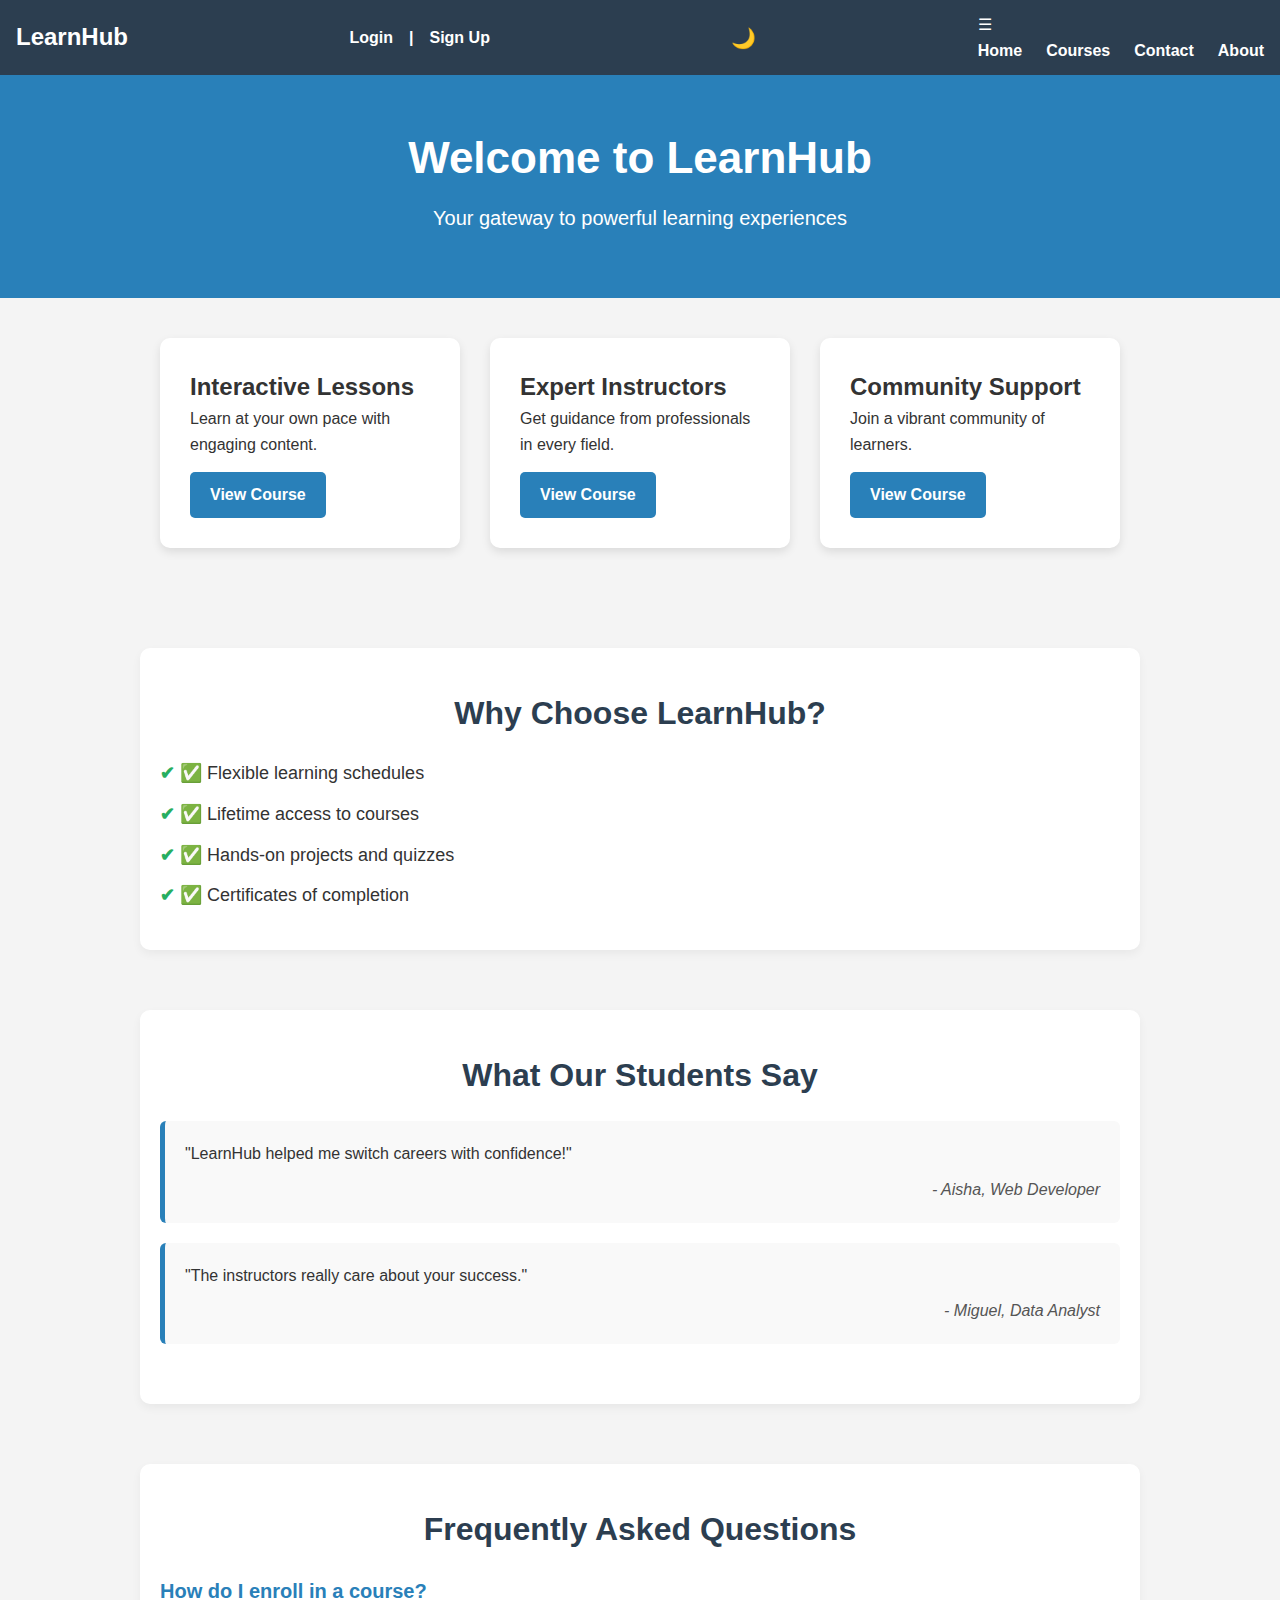
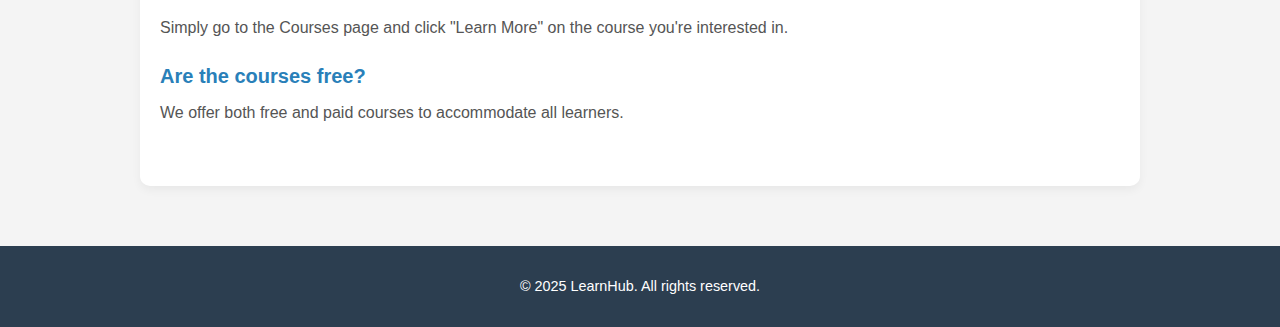
<file: index.html>
<!DOCTYPE html>
<html lang="en">
<head>
  <meta charset="UTF-8" />
  <meta name="viewport" content="width=device-width, initial-scale=1.0" />
  <title>LearnHub</title>
  <link rel="stylesheet" href="style.css">
</head>
<body>
  <header>
    <div class="logo">LearnHub</div>
<div class="auth-links">
  <a href="#" id="login-btn">Login</a> |
  <a href="#" id="signup-btn">Sign Up</a>
</div>


       <button id="theme-toggle">🌙</button>   
    <nav>
      <div class="menu-toggle" id="menu-toggle">&#9776;</div>
      <ul id="nav-links">
        <li><a href="index.html" class="active">Home</a></li>
        <li><a href="courses.html">Courses</a></li>
        <li><a href="contact.html">Contact</a></li>
        <li><a href="about.html">About</a></li>
      </ul>
    </nav>
  </header>

  <section class="hero animate-fade">
    <h1>Welcome to LearnHub</h1>
    <p>Your gateway to powerful learning experiences</p>
  </section>

  <section class="cards">
    <div class="card hidden">
      <i class="fas fa-chalkboard-teacher icon"></i>
      <h2>Interactive Lessons</h2>
      <p>Learn at your own pace with engaging content.</p>
      <a href="course1.html" class="btn">View Course</a>
    </div>
    <div class="card hidden">
      <i class="fas fa-user-graduate icon"></i>
      <h2>Expert Instructors</h2>
      <p>Get guidance from professionals in every field.</p>
      <a href="course2.html" class="btn">View Course</a>
    </div>
    <div class="card hidden">
      <i class="fas fa-users icon"></i>
      <h2>Community Support</h2>
      <p>Join a vibrant community of learners.</p>
      <a href="course3.html" class="btn">View Course</a>
    </div>
  </section>

  <!-- NEW: Features Section -->
  <section class="features">
    <h2>Why Choose LearnHub?</h2>
    <ul>
      <li>✅ Flexible learning schedules</li>
      <li>✅ Lifetime access to courses</li>
      <li>✅ Hands-on projects and quizzes</li>
      <li>✅ Certificates of completion</li>
    </ul>
  </section>

  <!-- NEW: Testimonials Section -->
  <section class="testimonials">
    <h2>What Our Students Say</h2>
    <div class="testimonial">
      <p>"LearnHub helped me switch careers with confidence!"</p>
      <cite>- Aisha, Web Developer</cite>
    </div>
    <div class="testimonial">
      <p>"The instructors really care about your success."</p>
      <cite>- Miguel, Data Analyst</cite>
    </div>
  </section>

  <!-- NEW: FAQ Section -->
   <section class="faq">
    <h2>Frequently Asked Questions</h2>
    <div class="faq-item">
      <h3>How do I enroll in a course?</h3>
      <p>Simply go to the Courses page and click "Learn More" on the course you're interested in.</p>
    </div>
    <div class="faq-item">
      <h3>Are the courses free?</h3>
      <p>We offer both free and paid courses to accommodate all learners.</p>
    </div>
  </section>

  <footer>
    <p>&copy; 2025 LearnHub. All rights reserved.</p>
  </footer>

  <script src="script.js"></script>

  <button id="back-to-top" title="Back to Top">↑</button>



</body>
</html>
</file>
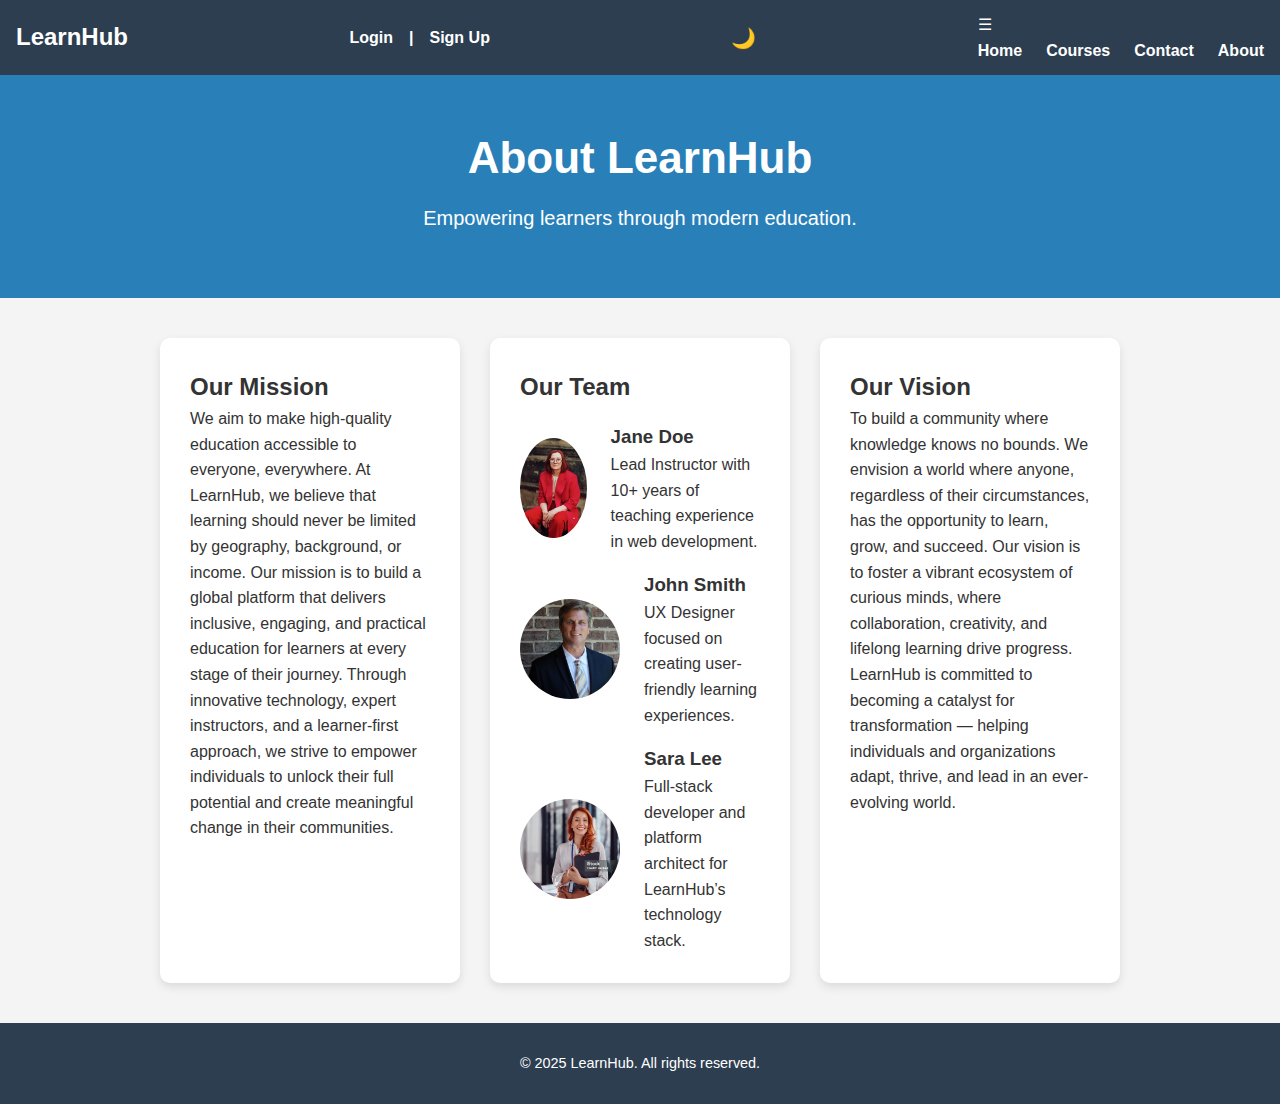
<file: about.html>
<!DOCTYPE html>
<html lang="en">
<head>
  <meta charset="UTF-8" />
  <meta name="viewport" content="width=device-width, initial-scale=1.0" />
  <title>About Us | LearnHub</title>
  <link rel="stylesheet" href="style.css">
</head>
<body>
  <header>
     <div class="logo">LearnHub</div>
<div class="auth-links">
  <a href="#" id="login-btn">Login</a> |
  <a href="#" id="signup-btn">Sign Up</a>
</div>

    <button id="theme-toggle" aria-label="Toggle Theme">🌙</button>  
    <nav>
      <div class="menu-toggle" id="menu-toggle" aria-label="Toggle Navigation">&#9776;</div>
      <ul id="nav-links">
        <li><a href="index.html">Home</a></li>
        <li><a href="courses.html">Courses</a></li>
        <li><a href="contact.html">Contact</a></li>
        <li><a href="about.html" class="active">About</a></li>
      </ul>
    </nav>
  </header>

  <main>
    <section class="hero animate-fade">
      <h1>About LearnHub</h1>
      <p>Empowering learners through modern education.</p>
    </section>

    <section class="cards animate-fade">
      <div class="card hidden">
        <h2>Our Mission</h2>
        <p>We aim to make high-quality education accessible to everyone, everywhere.
At LearnHub, we believe that learning should never be limited by geography, background, or income. Our mission is to build a global platform that delivers inclusive, engaging, and practical education for learners at every stage of their journey.
Through innovative technology, expert instructors, and a learner-first approach, we strive to empower individuals to unlock their full potential and create meaningful change in their communities.</p>
      </div>

      <div class="card hidden">
        <h2>Our Team</h2>
        <div class="spotlight-card">
          <img src="instructors1.jpg" alt="Jane Doe - Lead Instructor">
          <div>
            <h3>Jane Doe</h3>
            <p>Lead Instructor with 10+ years of teaching experience in web development.</p>
          </div>
        </div>
        <div class="spotlight-card">
          <img src="instructors2.jpg" alt="John Smith - UX Designer">
          <div>
            <h3>John Smith</h3>
            <p>UX Designer focused on creating user-friendly learning experiences.</p>
          </div>
        </div>
        <div class="spotlight-card">
          <img src="instructors3.jpg" alt="Sara Lee - Full-Stack Developer">
          <div>
            <h3>Sara Lee</h3>
            <p>Full-stack developer and platform architect for LearnHub’s technology stack.</p>
          </div>
        </div>
      </div>

      <div class="card hidden">
        <h2>Our Vision</h2>
        <p>To build a community where knowledge knows no bounds.
We envision a world where anyone, regardless of their circumstances, has the opportunity to learn, grow, and succeed. Our vision is to foster a vibrant ecosystem of curious minds, where collaboration, creativity, and lifelong learning drive progress.
LearnHub is committed to becoming a catalyst for transformation — helping individuals and organizations adapt, thrive, and lead in an ever-evolving world.</p>
      </div>
    </section>
  </main>

  <footer>
    <p>&copy; 2025 LearnHub. All rights reserved.</p>
  </footer>

  <button id="back-to-top" title="Back to Top">↑</button>
  <script src="script.js"></script>
</body>
</html>
</file>
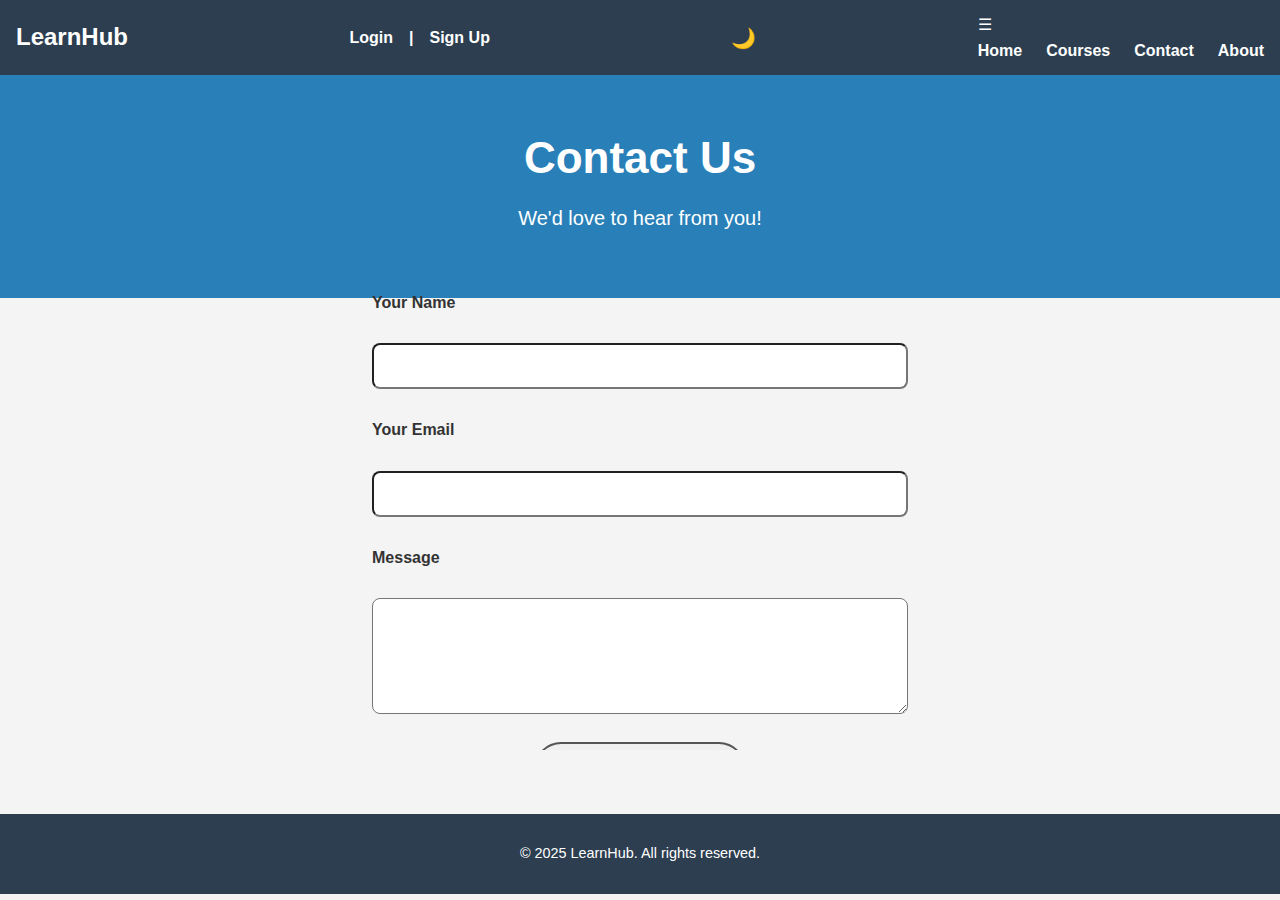
<file: contact.html>
<!DOCTYPE html>
<html lang="en">
<head>
  <meta charset="UTF-8" />
  <meta name="viewport" content="width=device-width, initial-scale=1.0" />
  <title>Contact Us | LearnHub</title>
  <link rel="stylesheet" href="style.css"/>
</head>
<body>
  <header>
     <div class="logo">LearnHub</div>
<div class="auth-links">
  <a href="#" id="login-btn">Login</a> |
  <a href="#" id="signup-btn">Sign Up</a>
</div>


       <button id="theme-toggle">🌙</button>
    <nav>
      <div class="menu-toggle" id="menu-toggle">&#9776;</div>
      <ul id="nav-links">
        <li><a href="index.html">Home</a></li>
        <li><a href="courses.html">Courses</a></li>
        <li><a href="contact.html" class="active">Contact</a></li>
        <li><a href="about.html">About</a></li>
      </ul>
    </nav>
  </header>

  <section class="hero animate-fade">
    <h1>Contact Us</h1>
    <p>We'd love to hear from you!</p>
  </section>

  <section class="contact-section" tabindex="0">
    <form class="contact-form" onsubmit="handleSubmit(event)" novalidate>
      <label for="name">Your Name</label>
      <input type="text" id="name" name="name" required autocomplete="name" />

      <label for="email">Your Email</label>
      <input type="email" id="email" name="email" required autocomplete="email" />

      <label for="message">Message</label>
      <textarea id="message" name="message" rows="5" required></textarea>

      <button type="submit">Send Message</button>
    </form>
  </section>

  <footer>
    <p>&copy; 2025 LearnHub. All rights reserved.</p>
  </footer>

  <button id="back-to-top" title="Back to Top" aria-label="Back to top">↑</button>

  <script>
    function handleSubmit(event) {
      event.preventDefault();
      alert("Thank you! Your message has been sent.");
      event.target.reset();
    }

    const backToTopBtn = document.getElementById('back-to-top');

    window.addEventListener('scroll', () => {
      if (window.scrollY > 300) {
        backToTopBtn.classList.add('show');
      } else {
        backToTopBtn.classList.remove('show');
      }
    });

    backToTopBtn.addEventListener('click', () => {
      window.scrollTo({ top: 0, behavior: 'smooth' });
    });
  </script>
  <script src="script.js"></script>
</body>
</html>
</file>
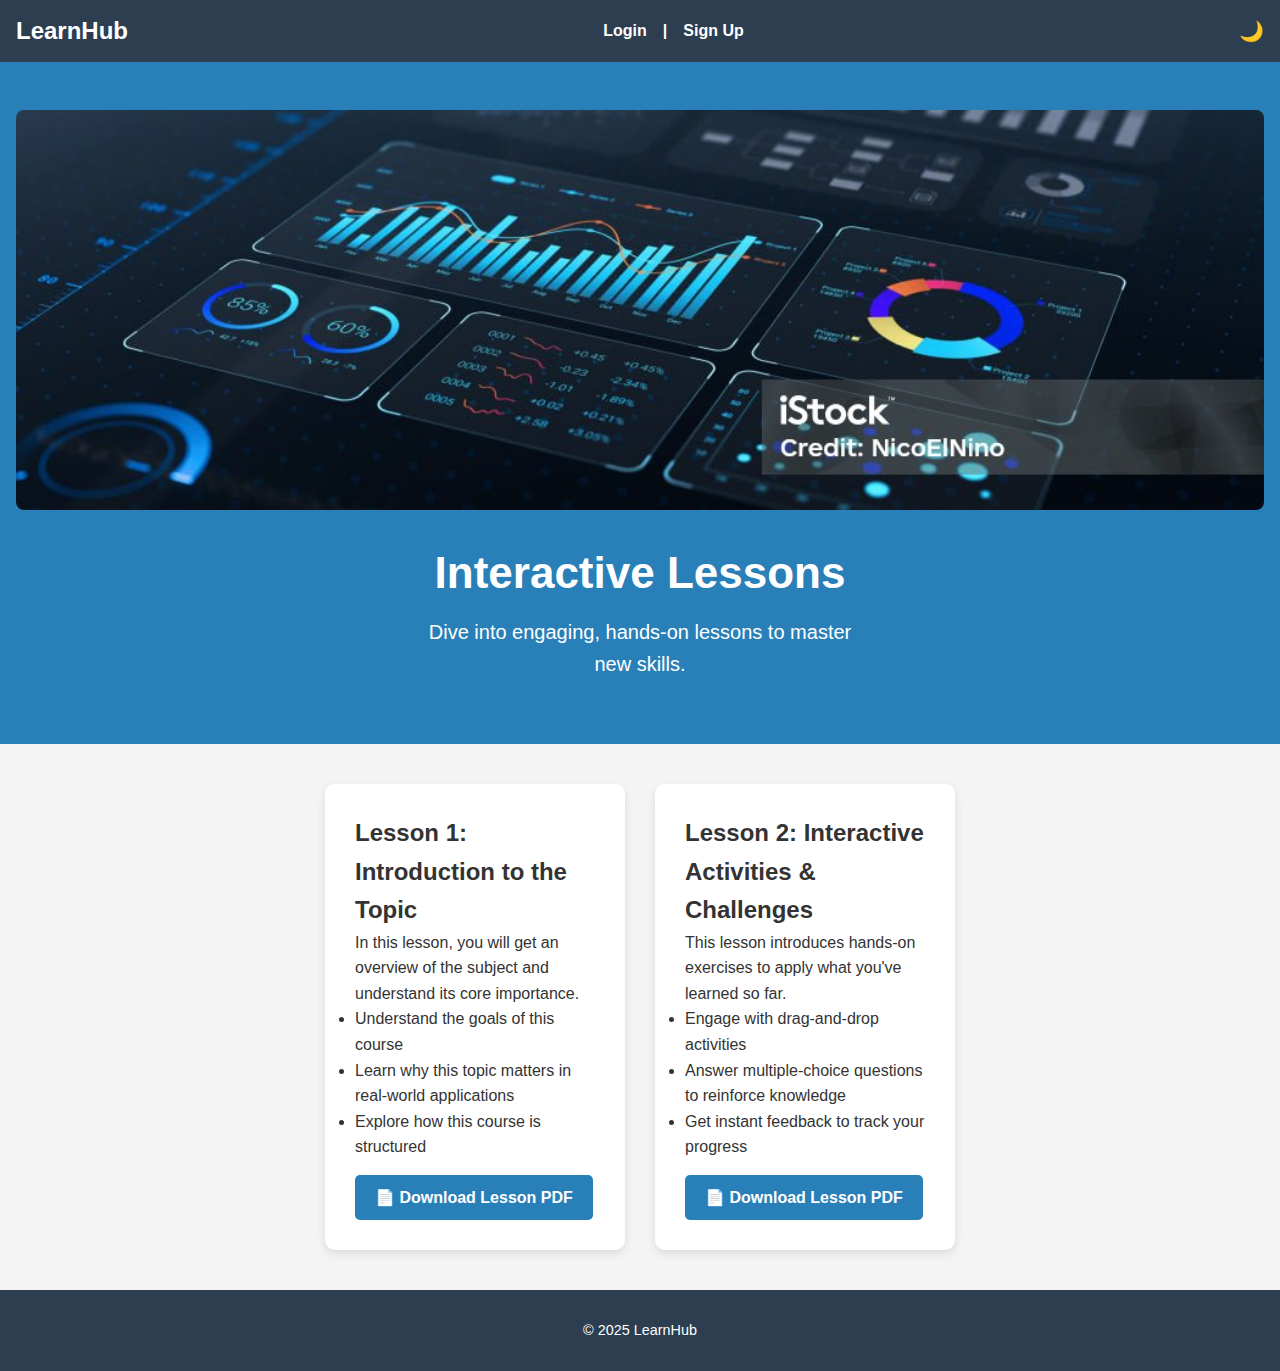
<file: course1.html>
<!DOCTYPE html>
<html lang="en">
<head>
  <meta charset="UTF-8">
  <meta name="viewport" content="width=device-width, initial-scale=1.0">
  <title>Course 1 – LearnHub</title>
  <link rel="stylesheet" href="style.css">
</head>
<body>
  <header>
    <div class="logo">LearnHub</div>
<div class="auth-links">
  <a href="#" id="login-btn">Login</a> |
  <a href="#" id="signup-btn">Sign Up</a>
</div>


    <button id="theme-toggle">🌙</button>  
  </header>

  <section class="hero">
    <img src="interactive.jpg" alt="Interactive Lessons" class="course-banner">
    <h1>Interactive Lessons</h1>
    <p>Dive into engaging, hands-on lessons to master new skills.</p>
  </section>

  <section class="cards">
   <div class="card">
  <h2>Lesson 1: Introduction to the Topic</h2>
  <p>In this lesson, you will get an overview of the subject and understand its core importance.</p>
  <ul>
    <li>Understand the goals of this course</li>
    <li>Learn why this topic matters in real-world applications</li>
    <li>Explore how this course is structured</li>
  </ul>
 <a href="Lesson1.pdf.docx" class="btn" download>📄 Download Lesson PDF</a>
</div>

<div class="card">
  <h2>Lesson 2: Interactive Activities & Challenges</h2>
  <p>This lesson introduces hands-on exercises to apply what you've learned so far.</p>
  <ul>
    <li>Engage with drag-and-drop activities</li>
    <li>Answer multiple-choice questions to reinforce knowledge</li>
    <li>Get instant feedback to track your progress</li>
  </ul>
  <a href="Lesson2.pdf.docx" class="btn" download>📄 Download Lesson PDF</a>
</div>
  </section>

  <footer>
    <p>&copy; 2025 LearnHub</p>
  </footer>

  <script src="script.js"></script>
</body>
</html>
</file>
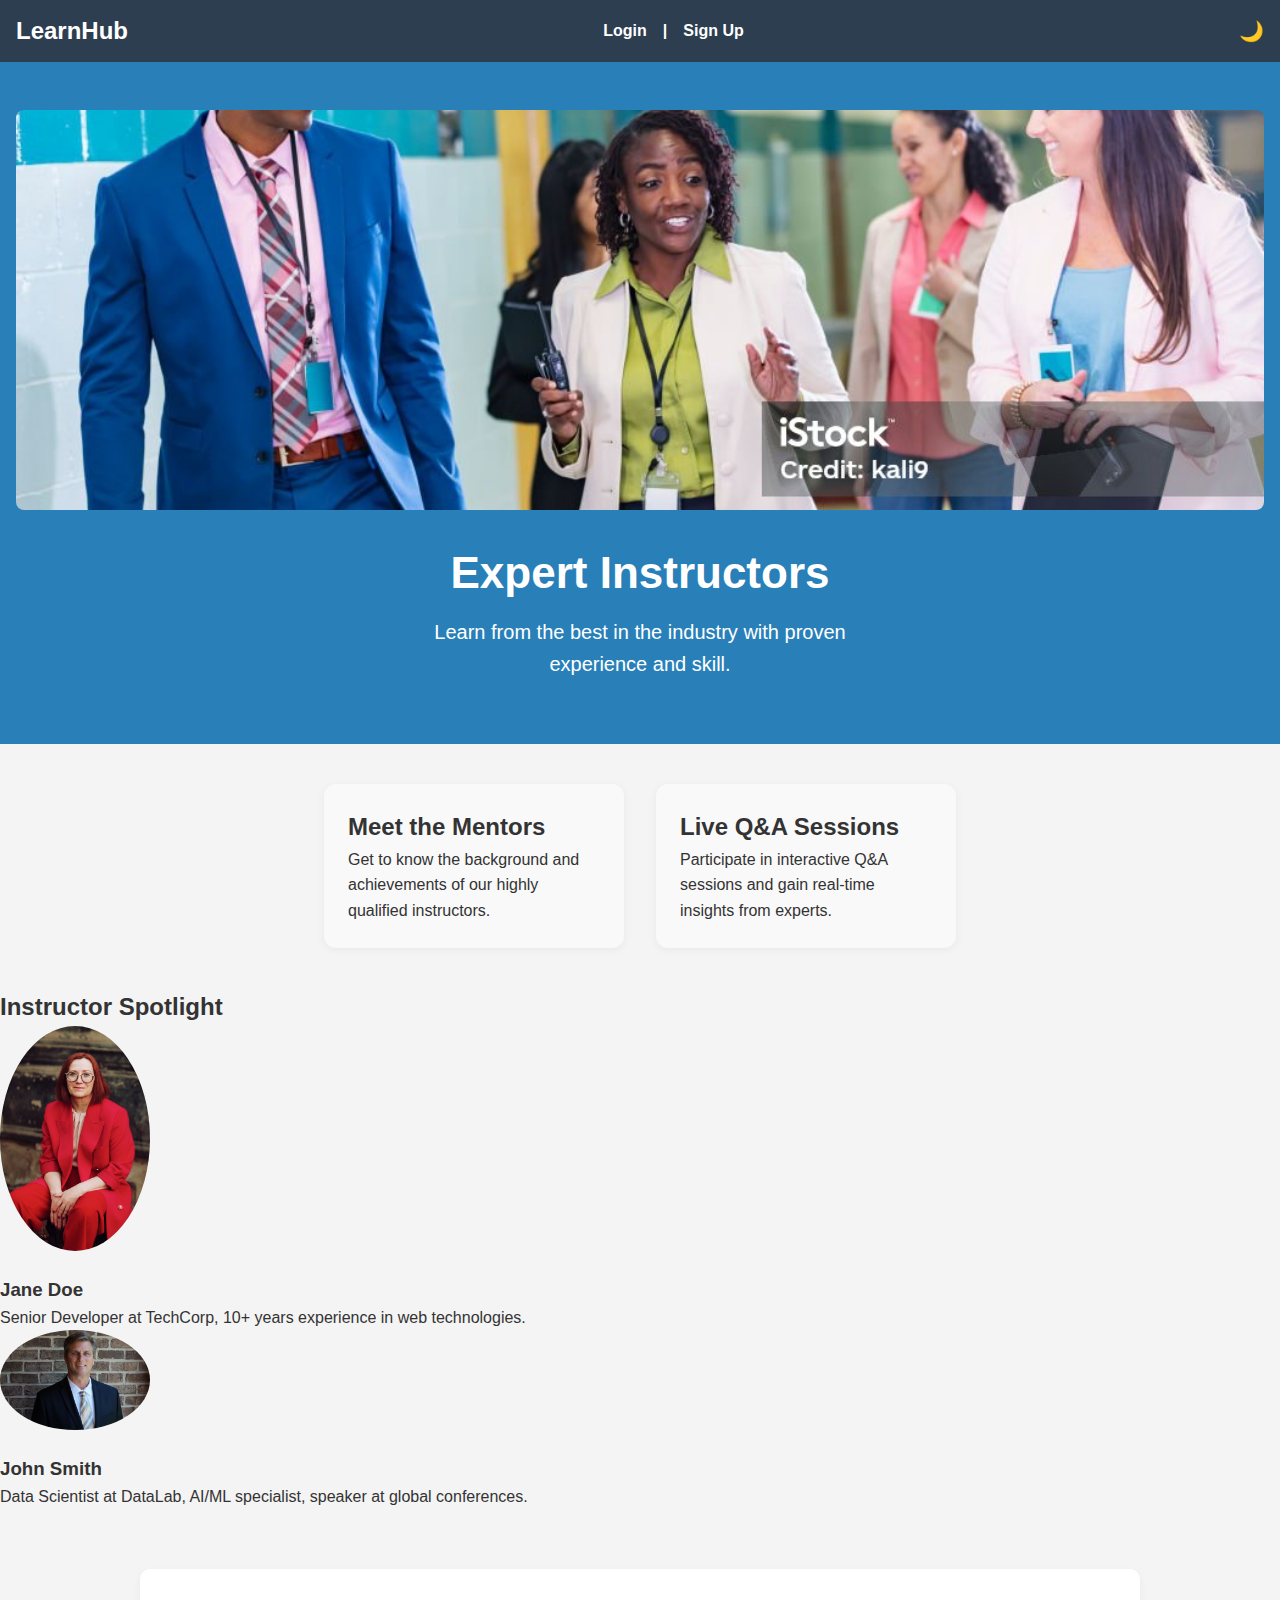
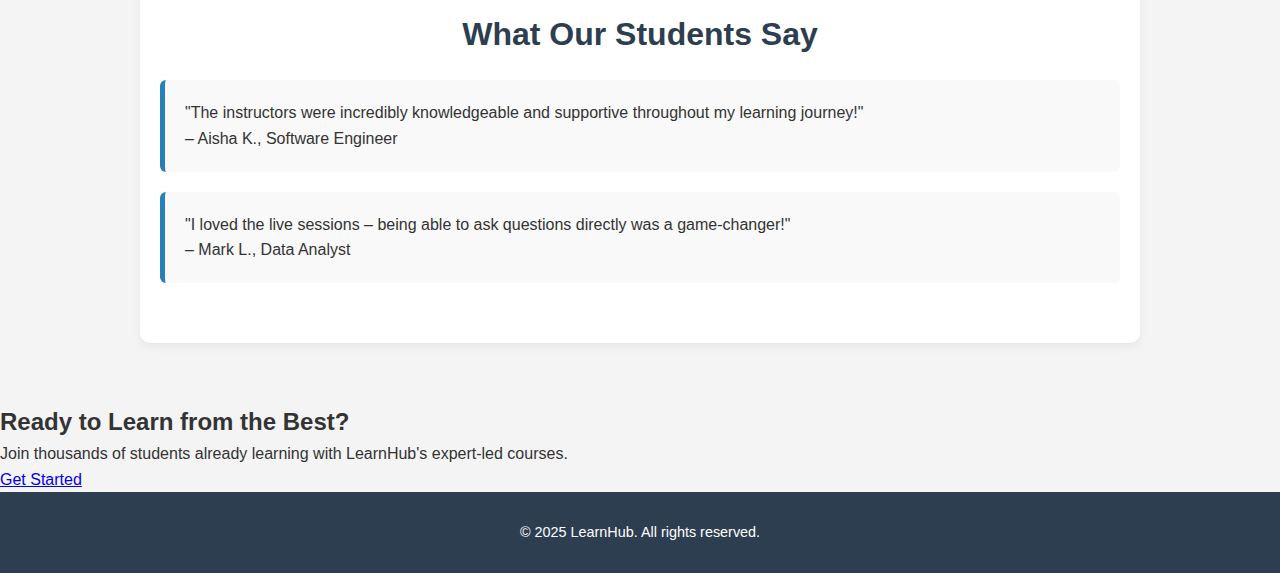
<file: course2.html>
<!DOCTYPE html>
<html lang="en">
<head>
  <meta charset="UTF-8" />
  <meta name="viewport" content="width=device-width, initial-scale=1.0"/>
  <title>Expert Instructors – LearnHub</title>
  <link rel="stylesheet" href="style.css" />
</head>
<body>
  <header>
      <div class="logo">LearnHub</div>
<div class="auth-links">
  <a href="#" id="login-btn">Login</a> |
  <a href="#" id="signup-btn">Sign Up</a>
</div>


      <button id="theme-toggle" aria-label="Toggle dark mode">🌙</button>
    </div>
  </header>

  <main>
    <!-- Hero Section -->
    <section class="hero">
      <div class="container">
        <img src="instructors.jpg" alt="Group of expert instructors" class="course-banner" />
        <h1>Expert Instructors</h1>
        <p>Learn from the best in the industry with proven experience and skill.</p>
      </div>
    </section>

    <!-- Two-Column Card Section -->
    <section class="cards">
      <div class="container two-column">
        <div class="card">
          <h2>Meet the Mentors</h2>
          <p>Get to know the background and achievements of our highly qualified instructors.</p>
        </div>
        <div class="card">
          <h2>Live Q&A Sessions</h2>
          <p>Participate in interactive Q&A sessions and gain real-time insights from experts.</p>
        </div>
      </div>
    </section>

    <!-- Instructor Spotlight -->
    <section class="instructors-highlight">
      <div class="container">
        <h2>Instructor Spotlight</h2>
        <div class="grid">
          <div class="instructor-profile">
            <img src="instructors1.jpg" alt="Instructor Jane Doe" />
            <h3>Jane Doe</h3>
            <p>Senior Developer at TechCorp, 10+ years experience in web technologies.</p>
          </div>
          <div class="instructor-profile">
            <img src="instructors2.jpg" alt="Instructor John Smith" />
            <h3>John Smith</h3>
            <p>Data Scientist at DataLab, AI/ML specialist, speaker at global conferences.</p>
          </div>
        </div>
      </div>
    </section>

    <!-- Testimonials -->
    <section class="testimonials">
      <div class="container">
        <h2>What Our Students Say</h2>
        <div class="testimonial">
          <p>"The instructors were incredibly knowledgeable and supportive throughout my learning journey!"</p>
          <span>– Aisha K., Software Engineer</span>
        </div>
        <div class="testimonial">
          <p>"I loved the live sessions – being able to ask questions directly was a game-changer!"</p>
          <span>– Mark L., Data Analyst</span>
        </div>
      </div>
    </section>

    <!-- Call to Action -->
    <section class="cta">
      <div class="container">
        <h2>Ready to Learn from the Best?</h2>
        <p>Join thousands of students already learning with LearnHub's expert-led courses.</p>
        <a href="signup.html" class="btn-primary">Get Started</a>
      </div>
    </section>
  </main>

  <footer class="site-footer">
    <div class="container">
      <p>&copy; 2025 LearnHub. All rights reserved.</p>
    </div>
  </footer>

  <script src="script.js"></script>
</body>
</html>
</file>
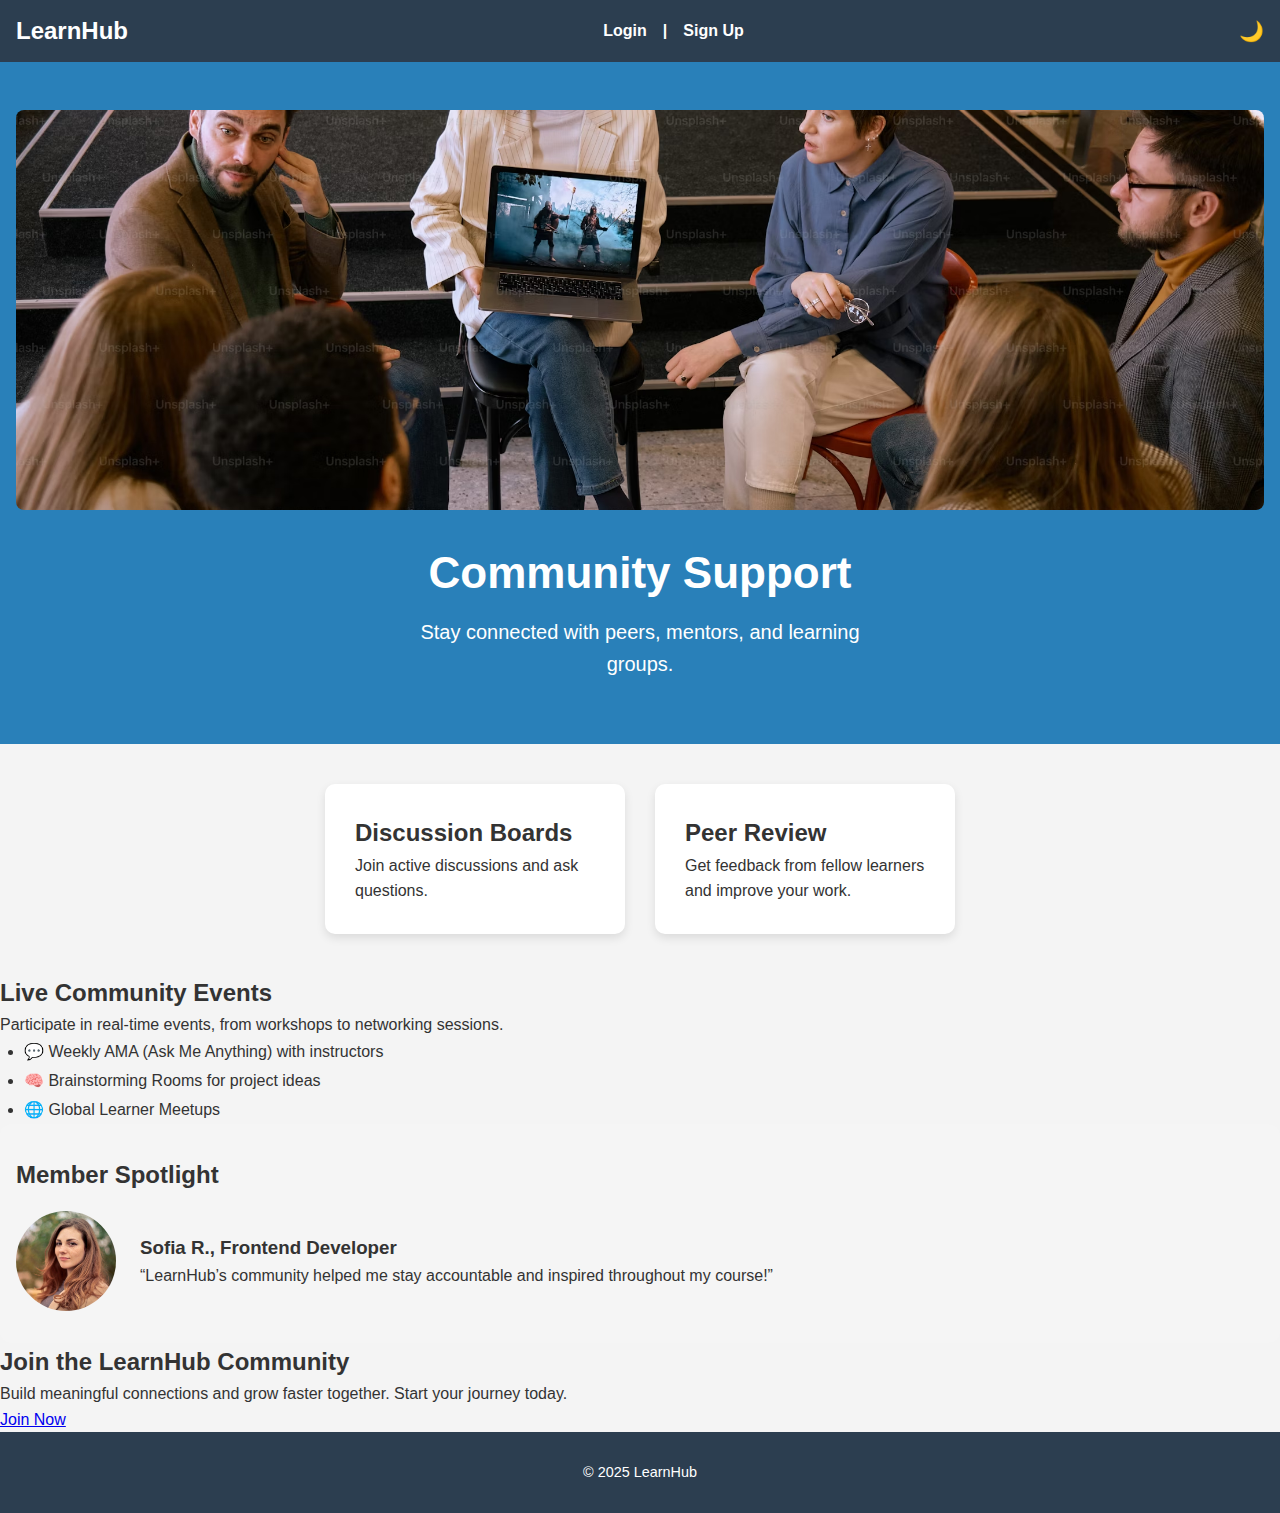
<file: course3.html>
<!DOCTYPE html>
<html lang="en">
<head>
  <meta charset="UTF-8" />
  <meta name="viewport" content="width=device-width, initial-scale=1.0"/>
  <title>Community Support – LearnHub</title>
  <link rel="stylesheet" href="style.css" />
</head>
<body>
  <header>
    <div class="logo">LearnHub</div>
<div class="auth-links">
  <a href="#" id="login-btn">Login</a> |
  <a href="#" id="signup-btn">Sign Up</a>
</div>


    <button id="theme-toggle">🌙</button>
  </header>

  <section class="hero">
    <img src="community.jpg" alt="Community Support" class="course-banner">
    <h1>Community Support</h1>
    <p>Stay connected with peers, mentors, and learning groups.</p>
  </section>

  <section class="cards">
    <div class="card">
      <h2>Discussion Boards</h2>
      <p>Join active discussions and ask questions.</p>
    </div>
    <div class="card">
      <h2>Peer Review</h2>
      <p>Get feedback from fellow learners and improve your work.</p>
    </div>
  </section>

  <!-- NEW: Live Community Events -->
  <section class="community-events">
    <div class="container">
      <h2>Live Community Events</h2>
      <p>Participate in real-time events, from workshops to networking sessions.</p>
      <ul>
        <li>💬 Weekly AMA (Ask Me Anything) with instructors</li>
        <li>🧠 Brainstorming Rooms for project ideas</li>
        <li>🌐 Global Learner Meetups</li>
      </ul>
    </div>
  </section>

  <!-- NEW: Member Spotlight -->
  <section class="member-spotlight">
    <div class="container">
      <h2>Member Spotlight</h2>
      <div class="spotlight-card">
        <img src="member1.jpg" alt="Student Profile">
        <div>
          <h3>Sofia R., Frontend Developer</h3>
          <p>“LearnHub’s community helped me stay accountable and inspired throughout my course!”</p>
        </div>
      </div>
    </div>
  </section>

  <!-- NEW: Call to Action -->
  <section class="cta">
    <div class="container">
      <h2>Join the LearnHub Community</h2>
      <p>Build meaningful connections and grow faster together. Start your journey today.</p>
      <a href="signup.html" class="btn-primary">Join Now</a>
    </div>
  </section>

  <footer>
    <p>&copy; 2025 LearnHub</p>
  </footer>

  <script src="script.js"></script>
</body>
</html>
</file>
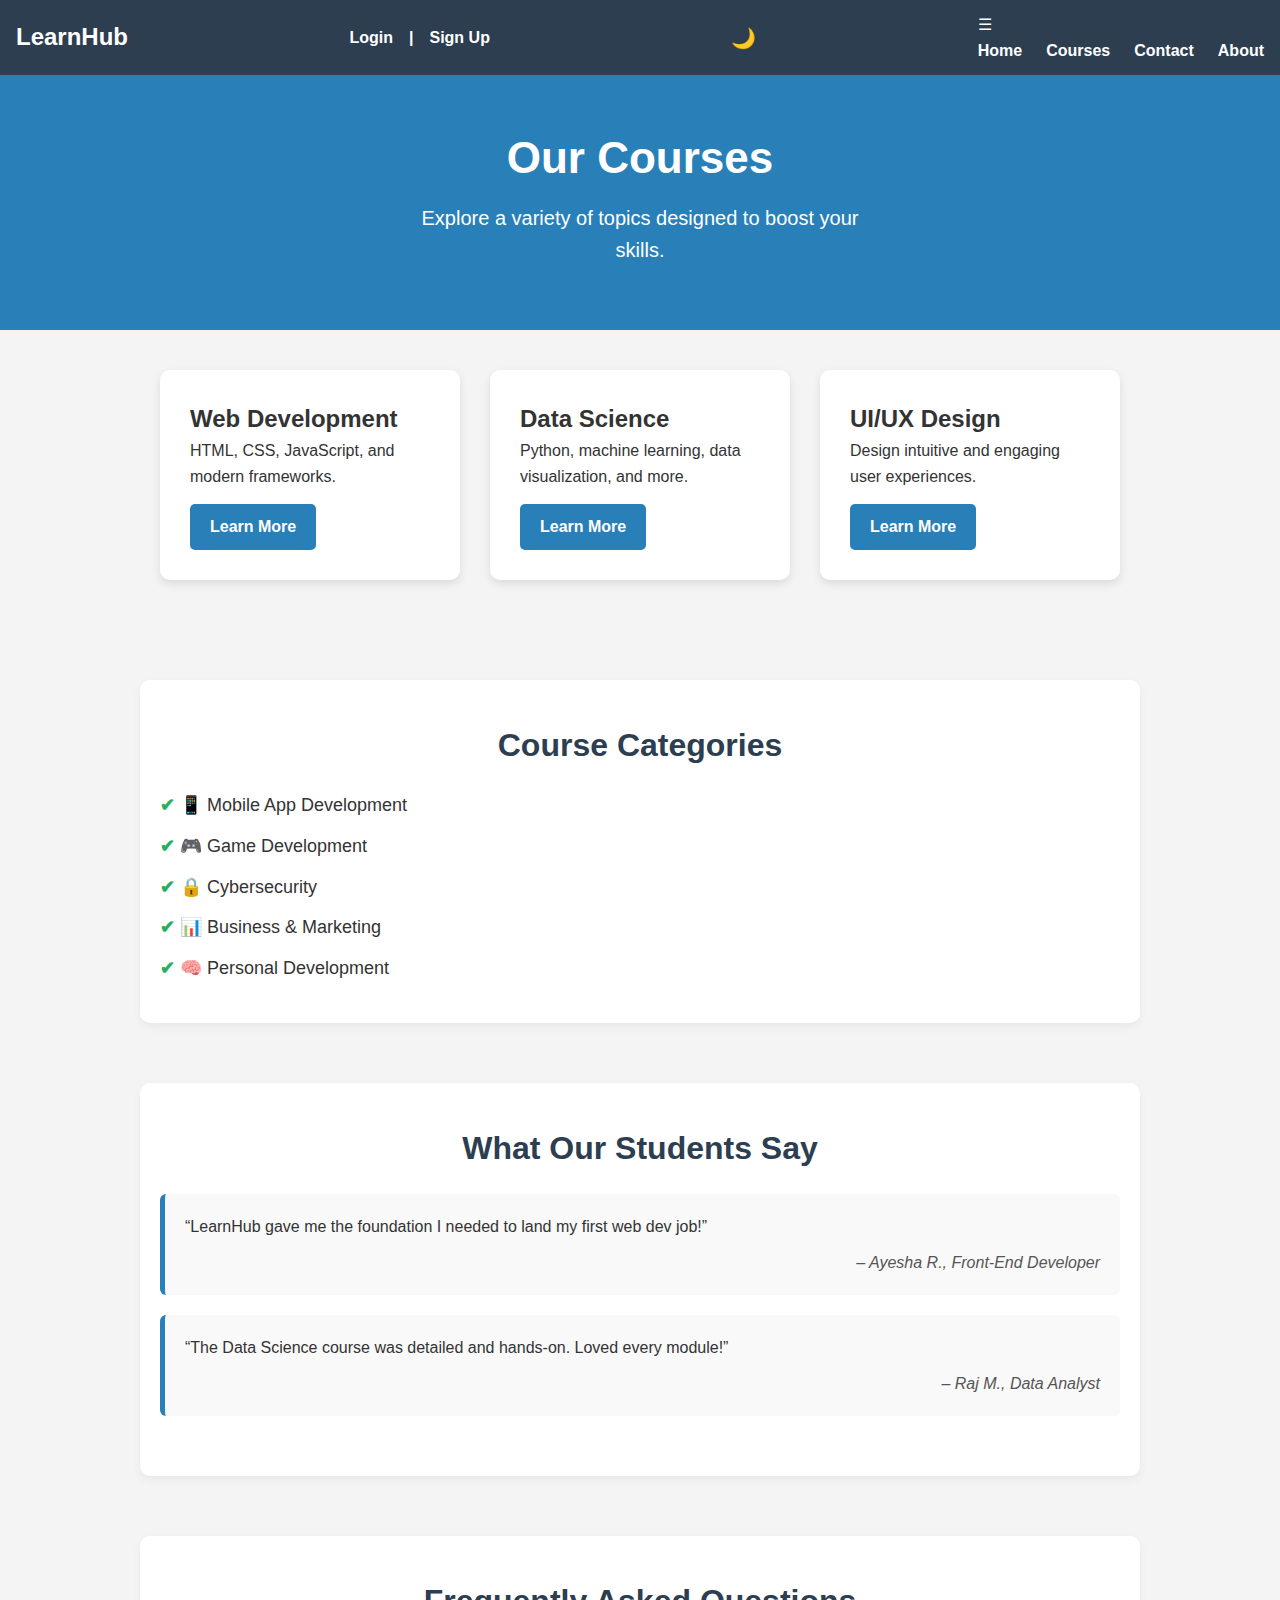
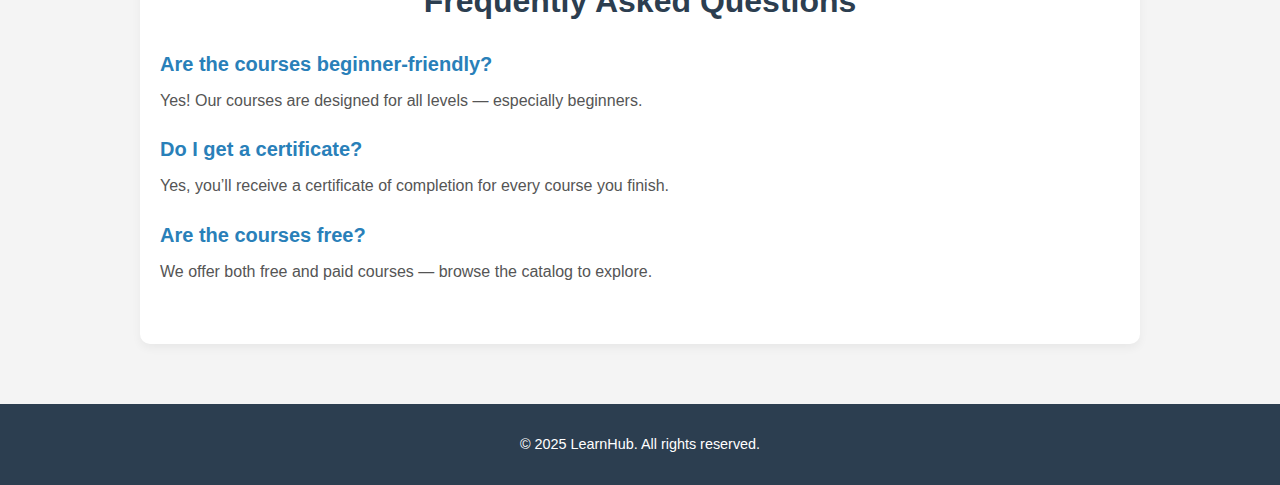
<file: courses.html>
<!DOCTYPE html>
<html lang="en">
<head>
  <meta charset="UTF-8" />
  <meta name="viewport" content="width=device-width, initial-scale=1.0" />
  <title>Courses | LearnHub</title>
  <link rel="stylesheet" href="style.css">
</head>
<body>
  <header>
     <div class="logo">LearnHub</div>
<div class="auth-links">
  <a href="#" id="login-btn">Login</a> |
  <a href="#" id="signup-btn">Sign Up</a>
</div>


    <button id="theme-toggle">🌙</button>  
    <nav>
      <div class="menu-toggle" id="menu-toggle">&#9776;</div>
      <ul id="nav-links">
        <li><a href="index.html">Home</a></li>
        <li><a href="courses.html" class="active">Courses</a></li>
        <li><a href="contact.html">Contact</a></li>
        <li><a href="about.html">About</a></li>
      </ul>
    </nav>
  </header>

  <section class="hero animate-fade">
    <h1>Our Courses</h1>
    <p>Explore a variety of topics designed to boost your skills.</p>
  </section>

  <section class="cards">
    <div class="card hidden">
      <h2>Web Development</h2>
      <p>HTML, CSS, JavaScript, and modern frameworks.</p>
      <a href="course1.html" class="btn">Learn More</a>
    </div>
    <div class="card hidden">
      <h2>Data Science</h2>
      <p>Python, machine learning, data visualization, and more.</p>
      <a href="course2.html" class="btn">Learn More</a>
    </div>
    <div class="card hidden">
      <h2>UI/UX Design</h2>
      <p>Design intuitive and engaging user experiences.</p>
      <a href="course3.html" class="btn">Learn More</a>
    </div>
  </section>
<!-- Featured Categories Section -->
<section class="features">
  <h2>Course Categories</h2>
  <ul>
    <li>📱 Mobile App Development</li>
    <li>🎮 Game Development</li>
    <li>🔒 Cybersecurity</li>
    <li>📊 Business & Marketing</li>
    <li>🧠 Personal Development</li>
  </ul>
</section>

<!-- Testimonials Section -->
<section class="testimonials">
  <h2>What Our Students Say</h2>
  <div class="testimonial">
    <p>“LearnHub gave me the foundation I needed to land my first web dev job!”</p>
    <cite>– Ayesha R., Front-End Developer</cite>
  </div>
  <div class="testimonial">
    <p>“The Data Science course was detailed and hands-on. Loved every module!”</p>
    <cite>– Raj M., Data Analyst</cite>
  </div>
</section>

<!-- FAQ Section -->
<section class="faq">
  <h2>Frequently Asked Questions</h2>
  <div class="faq-item">
    <h3>Are the courses beginner-friendly?</h3>
    <p>Yes! Our courses are designed for all levels — especially beginners.</p>
  </div>
  <div class="faq-item">
    <h3>Do I get a certificate?</h3>
    <p>Yes, you’ll receive a certificate of completion for every course you finish.</p>
  </div>
  <div class="faq-item">
    <h3>Are the courses free?</h3>
    <p>We offer both free and paid courses — browse the catalog to explore.</p>
  </div>
</section>

  <footer>
    <p>&copy; 2025 LearnHub. All rights reserved.</p>
  </footer>

  <script src="script.js"></script>
   <button id="back-to-top" title="Back to Top">↑</button>
</body>
</html>
</file>
<file: style.css>
* {
  margin: 0;
  padding: 0;
  box-sizing: border-box;
}

body {
  font-family: 'Segoe UI', sans-serif;
  line-height: 1.6;
  color: #333;
  background-color: #f4f4f4;
}

header {
  background-color: #2c3e50;
  color: white;
  padding: 20px 40px;
  display: flex;
  justify-content: space-between;
  align-items: center;
}

.logo {
  font-size: 24px;
  font-weight: bold;
}

nav ul {
  list-style: none;
  display: flex;
  gap: 20px;
}

nav ul li a {
  color: white;
  text-decoration: none;
  font-weight: 500;
}

.hero {
  background-color: #2980b9;
  color: white;
  text-align: center;
  padding: 60px 20px;
}

.hero h1 {
  font-size: 48px;
  margin-bottom: 10px;
}

.hero p {
  font-size: 20px;
}

.cards {
  display: flex;
  flex-wrap: wrap;
  justify-content: center;
  gap: 30px;
  padding: 40px 20px;
}

.card {
  background: white;
  border-radius: 10px;
  padding: 30px;
  max-width: 300px;
  box-shadow: 0 4px 10px rgba(0, 0, 0, 0.1);
  transition: transform 0.2s ease;
}

.card:hover {
  transform: translateY(-5px);
}

footer {
  text-align: center;
  padding: 20px;
  background-color: #2c3e50;
  color: white;
}

.icon {
  font-size: 40px;
  color: #2980b9;
  margin-bottom: 15px;
}

/* ========== Additional Sections for Home Page ========== */

.features,
.testimonials,
.faq {
  max-width: 1000px;
  margin: 60px auto;
  padding: 40px 20px;
  background: white;
  border-radius: 10px;
  box-shadow: 0 4px 10px rgba(0, 0, 0, 0.05);
}

.features h2,
.testimonials h2,
.faq h2 {
  font-size: 32px;
  margin-bottom: 20px;
  color: #2c3e50;
  text-align: center;
}

.features ul {
  list-style: none;
  padding-left: 0;
  display: grid;
  gap: 12px;
}

.features ul li {
  font-size: 18px;
  padding-left: 20px;
  position: relative;
}

.features ul li::before {
  content: "✔";
  color: #27ae60;
  font-weight: bold;
  position: absolute;
  left: 0;
}

.testimonial {
  background: #f9f9f9;
  padding: 20px;
  margin-bottom: 20px;
  border-left: 5px solid #2980b9;
  border-radius: 6px;
}

.testimonial cite {
  display: block;
  text-align: right;
  font-style: italic;
  color: #555;
  margin-top: 10px;
}

.faq-item {
  margin-bottom: 20px;
}

.faq-item h3 {
  font-size: 20px;
  color: #2980b9;
  margin-bottom: 8px;
}

.faq-item p {
  font-size: 16px;
  color: #555;
}

/* ========== Dark Theme Support ========== */

body.dark-mode {
  background-color: #121212;
  color: #f0f0f0;
}

body.dark-mode header,
body.dark-mode footer {
  background-color: #1f1f1f;
}

body.dark-mode .card,
body.dark-mode .features,
body.dark-mode .testimonials,
body.dark-mode .faq {
  background-color: #1e1e1e;
  color: #ddd;
}

body.dark-mode .testimonial {
  background-color: #2a2a2a;
  border-left-color: #2980b9;
}

body.dark-mode .faq-item h3 {
  color: #5dade2;
}

body.dark-mode nav ul li a {
  color: #ddd;
}

#theme-toggle {
  background: none;
  border: none;
  font-size: 20px;
  color: white;
  cursor: pointer;
  margin-left: 20px;
}

#back-to-top {
  position: fixed;
  bottom: 30px;
  right: 30px;
  padding: 10px 15px;
  font-size: 24px;
  background-color: #2980b9;
  color: white;
  border: none;
  border-radius: 50%;
  cursor: pointer;
  display: none;
  z-index: 1000;
  box-shadow: 0 4px 8px rgba(0,0,0,0.2);
}

#back-to-top:hover {
  background-color: #3498db;
}

/* FAQ Accordion */
.faq-question {
  cursor: pointer;
  position: relative;
  padding-right: 20px;
}

.faq-question::after {
  content: "+";
  position: absolute;
  right: 0;
  font-weight: bold;
}

.faq-question.active::after {
  content: "-";
}

.faq-answer {
  display: none;
  margin-top: 8px;
  color: #555;
}

.faq-question.active + .faq-answer {
  display: block;
}

.course-banner {
  width: 100%;
  max-height: 400px;
  object-fit: cover;
  border-radius: 8px;
  margin-bottom: 20px;
}

.btn {
  display: inline-block;
  margin-top: 15px;
  padding: 10px 20px;
  background-color: #2980b9;
  color: white;
  text-decoration: none;
  border-radius: 5px;
  font-weight: bold;
  transition: background-color 0.3s ease;
}

.btn:hover {
  background-color: #1c6692;
}

/* === Two-column card layout for course2.html === */
.two-column {
  display: flex;
  gap: 2rem;
  flex-wrap: wrap;
}

.two-column .card {
  flex: 1 1 45%;
  background-color: #f9f9f9;
  padding: 1.5rem;
  border-radius: 12px;
  box-shadow: 0 2px 8px rgba(0, 0, 0, 0.05);
}

/* Responsive: stack cards on small screens */
@media (max-width: 768px) {
  .two-column {
    flex-direction: column;
  }

  .two-column .card {
    flex: 1 1 100%;
  }
}

.instructor-profile img {
  width: 150px;
  height: auto;
  border-radius: 50%;
  object-fit: cover;
  margin-bottom: 1rem;
}

.community-events ul {
  padding-left: 1.5rem;
  line-height: 1.8;
}

.member-spotlight {
  background-color: #f5f5f5;
  padding: 2rem 1rem;
  border-radius: 12px;
}

.spotlight-card {
  display: flex;
  align-items: center;
  gap: 1.5rem;
  margin-top: 1rem;
}

.spotlight-card img {
  width: 100px;
  height: 100px;
  object-fit: cover;
  border-radius: 50%;
}

/* Contact Page – Layout Enhancements */

header {
  position: sticky;
  top: 0;
  z-index: 10000;
  padding: 0.75rem 1rem;
  display: flex;
  align-items: center;
  justify-content: space-between;
}

nav ul {
  display: flex;
  gap: 1.5rem;
  list-style: none;
  margin: 0;
  padding: 0;
}

nav ul li a {
  text-decoration: none;
  font-weight: 600;
  transition: color 0.3s ease;
}

.hero {
  text-align: center;
  padding: 3rem 1rem 4rem;
  font-family: 'Segoe UI', Tahoma, Geneva, Verdana, sans-serif;
}

.hero h1 {
  font-size: 2.75rem;
  margin-bottom: 0.5rem;
  font-weight: 700;
}

.hero p {
  font-size: 1.25rem;
  max-width: 450px;
  margin: 0 auto;
  font-weight: 400;
}

.contact-section {
  max-width: 600px;
  margin: -3rem auto 4rem;
  border-radius: 12px;
  padding: 2.5rem 2rem;
  overflow-y: auto;
  max-height: 500px;
  scrollbar-width: thin;
}

.contact-section::-webkit-scrollbar {
  width: 8px;
}

.contact-section::-webkit-scrollbar-track {
  border-radius: 8px;
}

.contact-section::-webkit-scrollbar-thumb {
  border-radius: 8px;
}

.contact-form {
  display: flex;
  flex-direction: column;
  gap: 1.75rem;
  font-family: 'Segoe UI', Tahoma, Geneva, Verdana, sans-serif;
}

.contact-form label {
  font-weight: 600;
  display: block;
}

.contact-form input,
.contact-form textarea {
  width: 100%;
  padding: 0.75rem 1rem;
  border-radius: 8px;
  font-size: 1rem;
  font-family: inherit;
  transition: border-color 0.3s ease, box-shadow 0.3s ease;
  resize: vertical;
}

.contact-form input:focus,
.contact-form textarea:focus {
  outline: none;
}

.contact-form button {
  align-self: center;
  padding: 0.85rem 2.5rem;
  font-size: 1.15rem;
  font-weight: 700;
  border-radius: 50px;
  cursor: pointer;
  transition: all 0.3s ease;
}

#back-to-top {
  position: fixed;
  bottom: 35px;
  right: 35px;
  padding: 0.7rem 1rem;
  font-size: 1.8rem;
  border-radius: 50%;
  cursor: pointer;
  opacity: 0;
  pointer-events: none;
  transition: opacity 0.4s ease;
  z-index: 1000;
  user-select: none;
}

#back-to-top.show {
  opacity: 1;
  pointer-events: auto;
}

footer {
  text-align: center;
  padding: 1.8rem 1rem;
  font-size: 0.9rem;
  font-family: 'Segoe UI', Tahoma, Geneva, Verdana, sans-serif;
}

@media (max-width: 640px) {
  .contact-section {
    margin: 1.5rem 1rem 3rem;
    max-height: none;
    padding: 2rem 1rem;
  }

  .hero h1 {
    font-size: 2rem;
  }

  .hero p {
    font-size: 1rem;
    max-width: 100%;
  }

  nav ul {
    gap: 1rem;
  }

  header {
    flex-wrap: wrap;
    gap: 0.8rem;
  }
}

.auth-links {
  display: flex;
  gap: 1rem;
  font-weight: bold;
}

.auth-links a {
  color: white;
  text-decoration: none;
  transition: color 0.3s ease;
}

.auth-links a:hover {
  color: #f1c40f;
}
</file>
